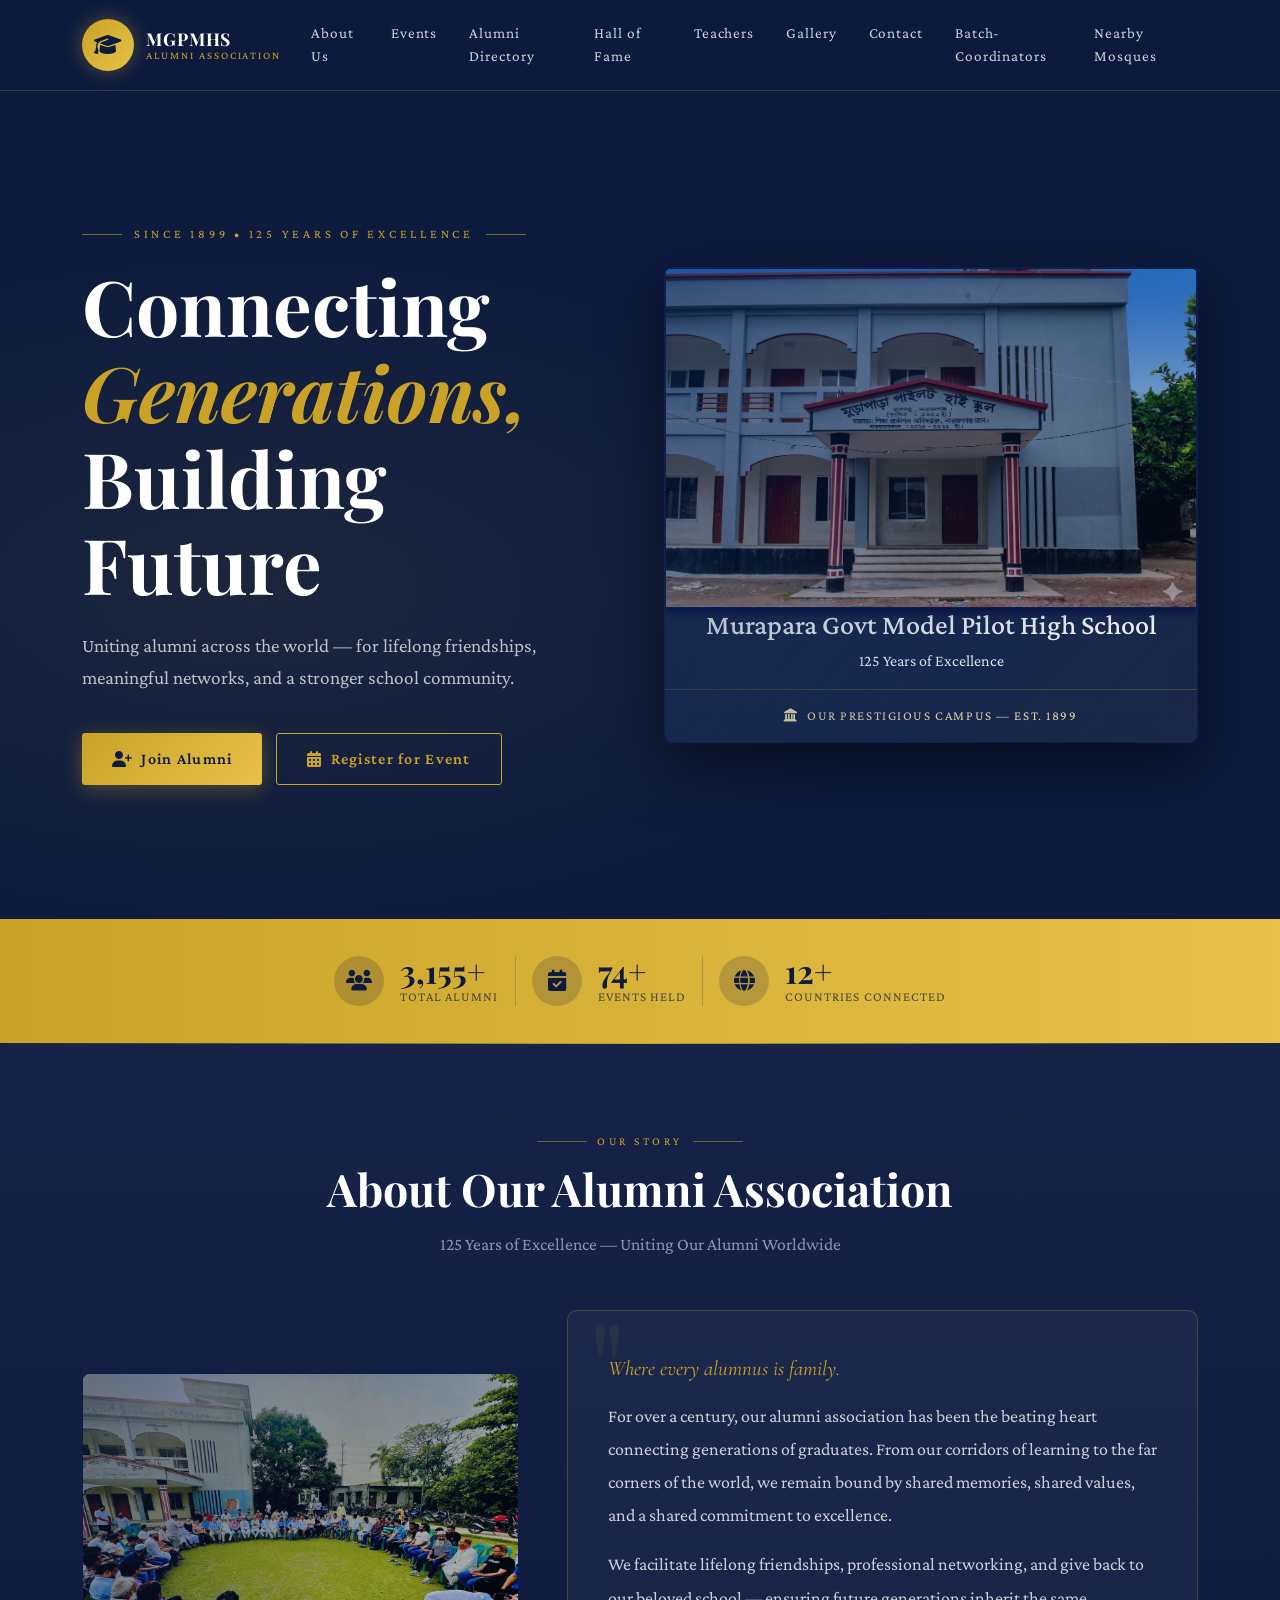
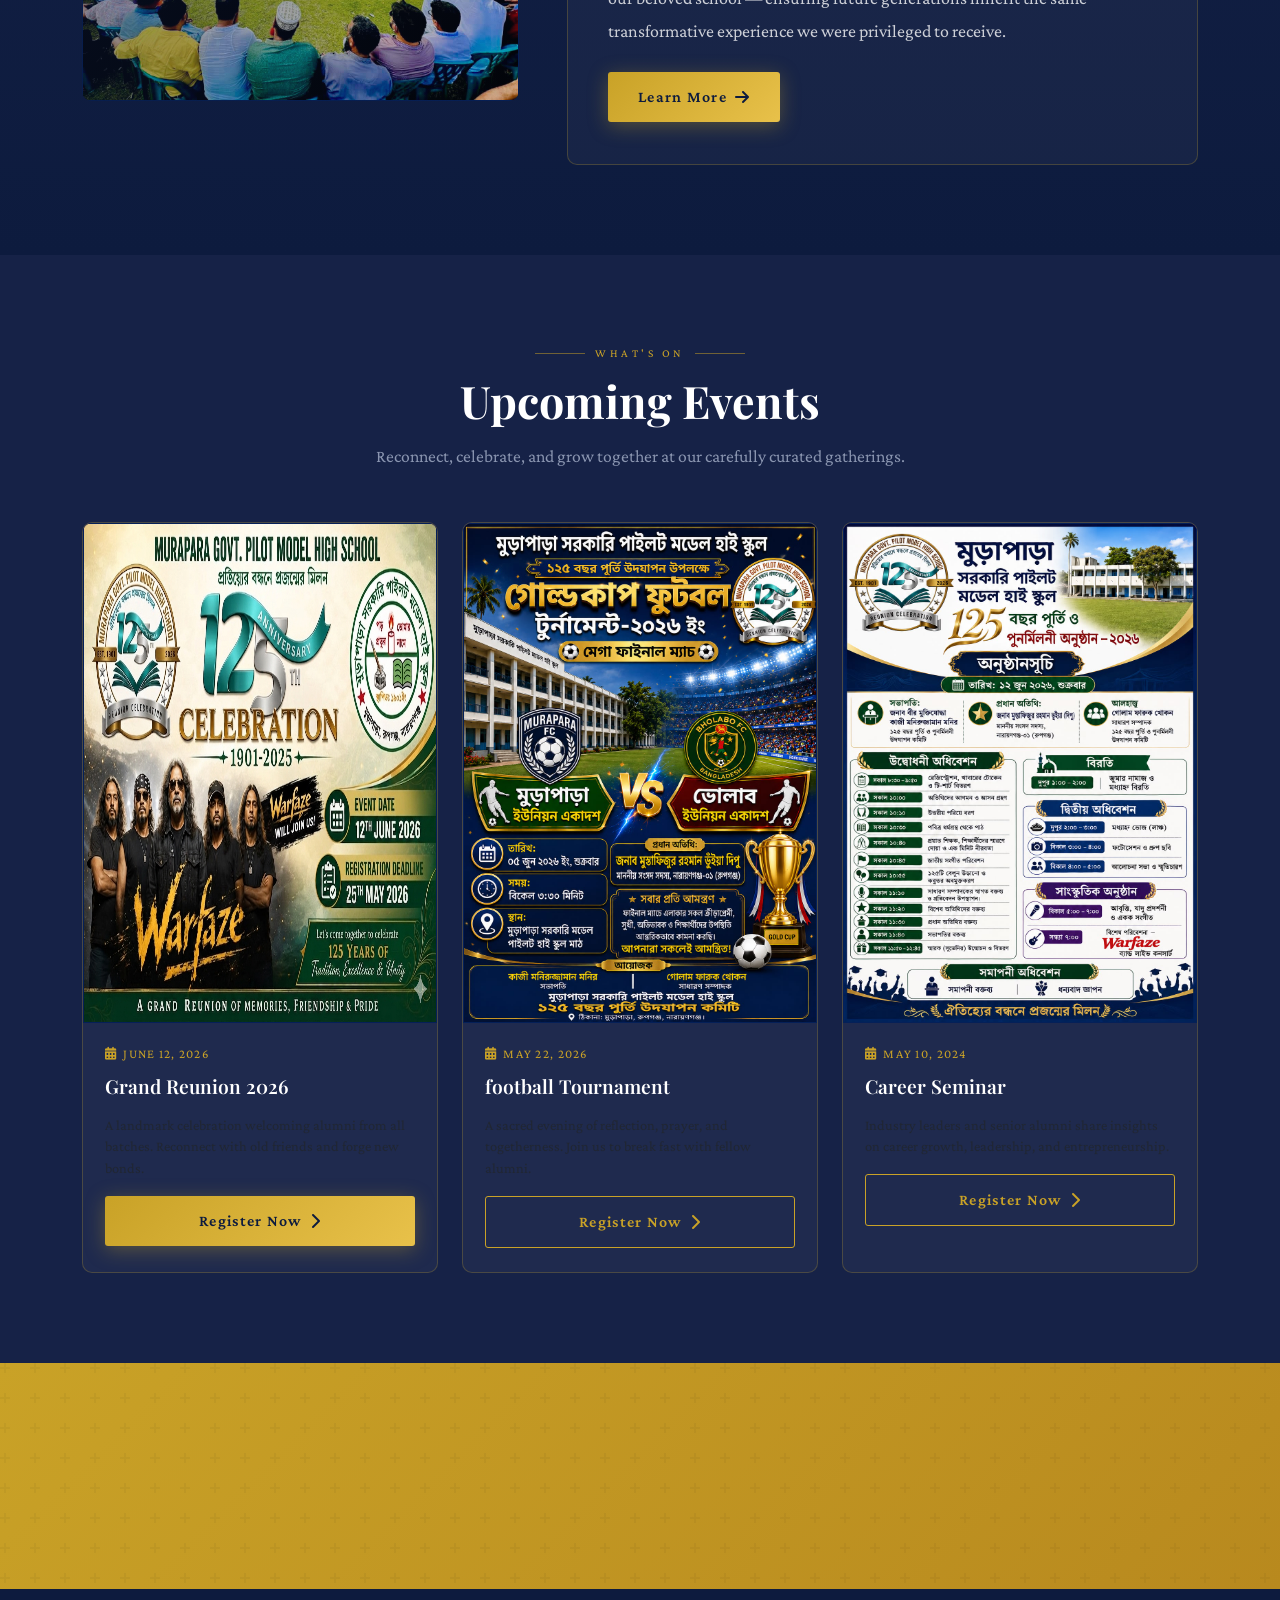
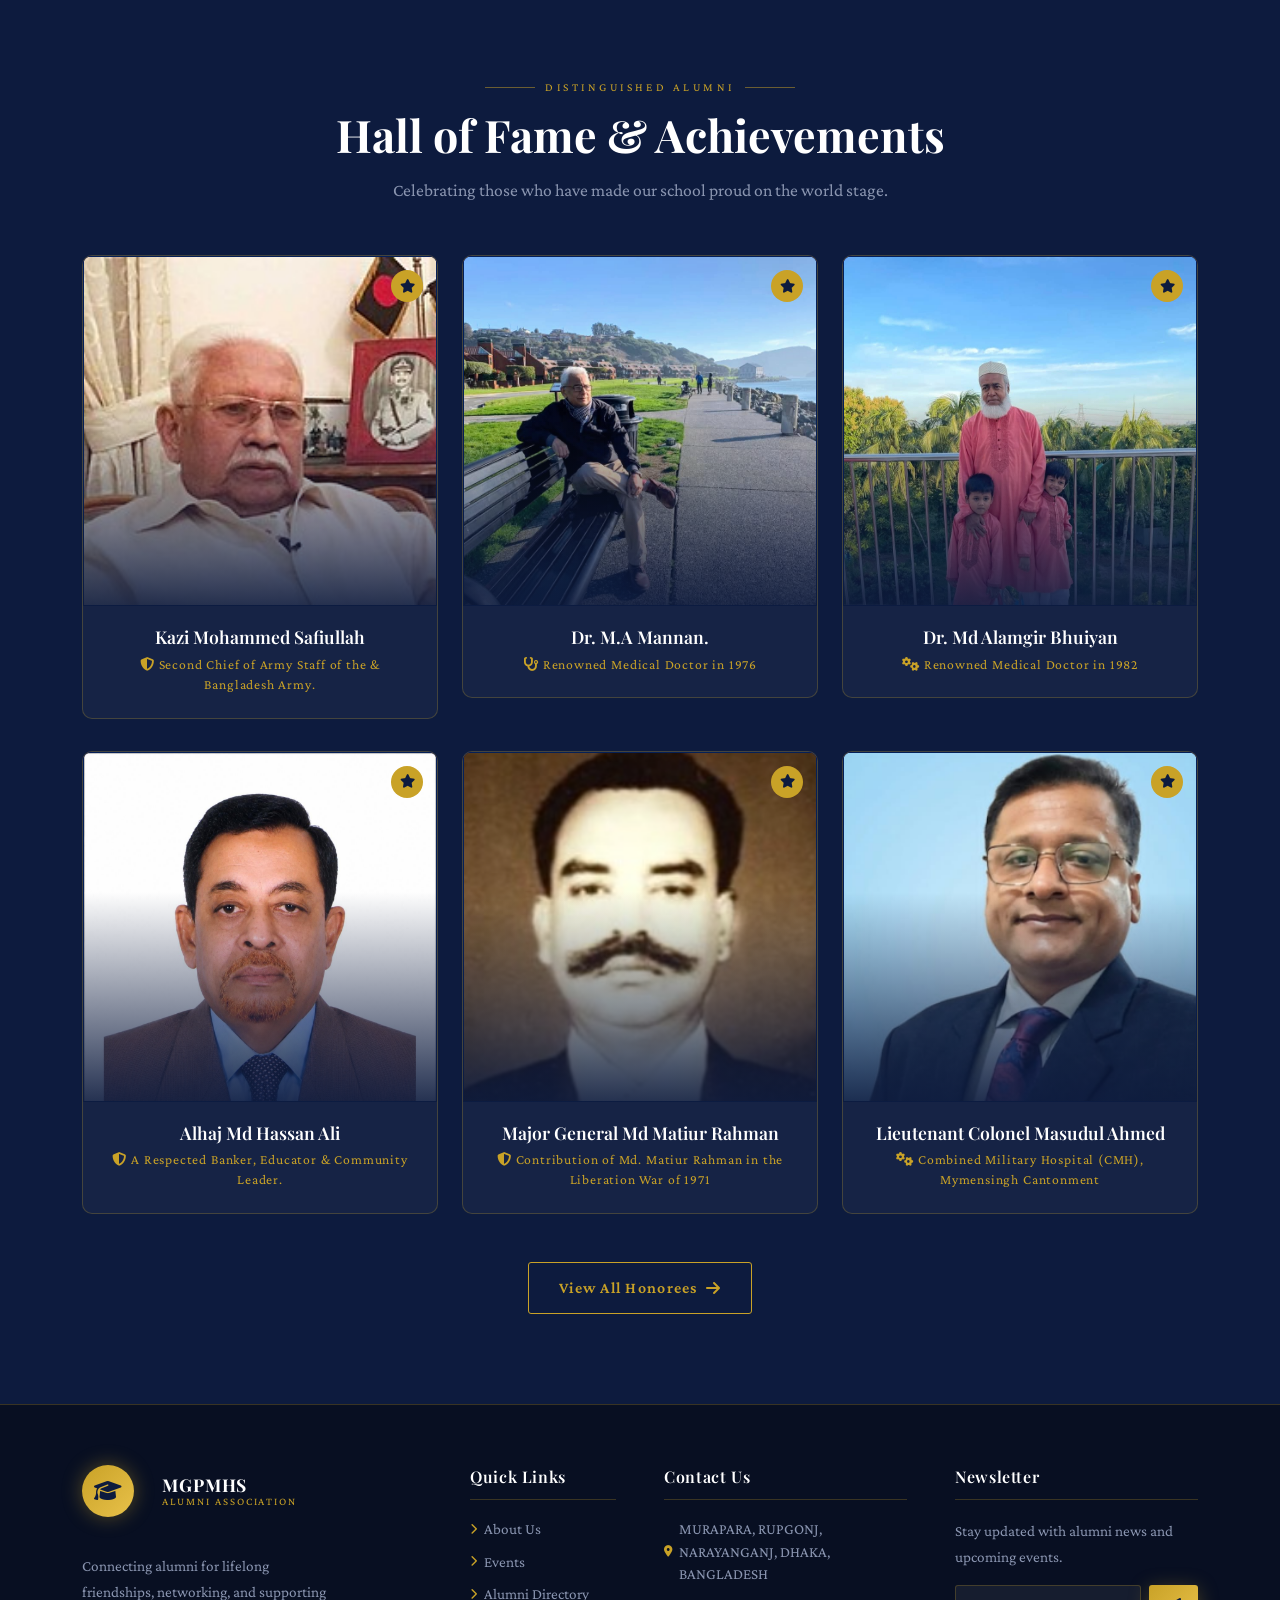
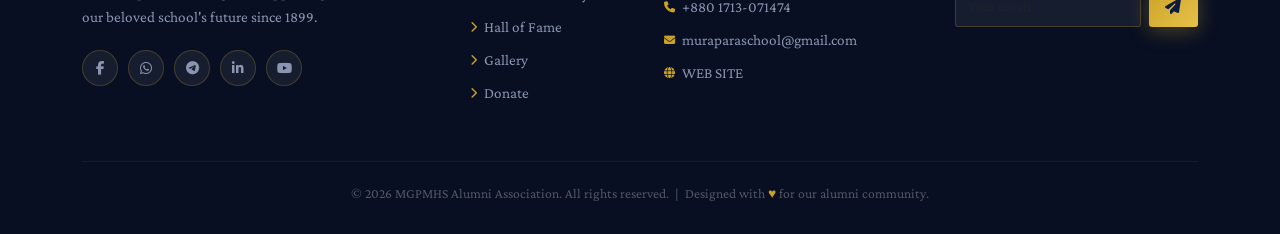
<file: index.html>
<!doctype html>
<html lang="en">
  <head>
    <meta charset="UTF-8" />
    <meta name="viewport" content="width=device-width, initial-scale=1.0" />
    <title>School Alumni Association</title>
    <link
      href="https://cdnjs.cloudflare.com/ajax/libs/bootstrap/5.3.2/css/bootstrap.min.css"
      rel="stylesheet"
    />
    <link
      href="https://cdnjs.cloudflare.com/ajax/libs/font-awesome/6.5.0/css/all.min.css"
      rel="stylesheet"
    />
    <link
      href="https://fonts.googleapis.com/css2?family=Playfair+Display:ital,wght@0,400;0,600;0,700;0,900;1,400&family=Cormorant+Garamond:wght@300;400;500;600&family=Crimson+Pro:wght@300;400;500&display=swap"
      rel="stylesheet"
    />
    <link href="css/index-file.css" rel="stylesheet" />
    <style></style>
  </head>
  <body>
    <!-- ─── NAVBAR ─── -->
    <nav class="navbar navbar-expand-lg">
      <div class="container">
        <a class="navbar-brand" href="#">
          <div class="brand-emblem"><i class="fas fa-graduation-cap"></i></div>
          <div class="brand-text">
            <div class="name">MGPMHS</div>
            <div class="sub">Alumni Association</div>
          </div>
        </a>
        <button
          class="navbar-toggler"
          type="button"
          data-bs-toggle="collapse"
          data-bs-target="#navMenu"
        >
          <span class="navbar-toggler-icon"></span>
        </button>
        <div class="collapse navbar-collapse justify-content-end" id="navMenu">
          <ul class="navbar-nav gap-1">
            <li class="nav-item">
              <a class="nav-link" href="#about">About Us</a>
            </li>
            <li class="nav-item">
              <a class="nav-link" href="#events">Events</a>
            </li>
            <li class="nav-item">
              <a class="nav-link" href="#">Alumni Directory</a>
            </li>
            <li class="nav-item">
              <a class="nav-link" href="#hof">Hall of Fame</a>
            </li>
            <li class="nav-item">
              <a class="nav-link" href="pages/teacher.html">Teachers</a>
            </li>
            <li class="nav-item">
              <a class="nav-link" href="pages/batch-gallery.html">Gallery</a>
            </li>
            <li class="nav-item">
              <a class="nav-link" href="#contact">Contact</a>
            </li>
            <li class="nav-item">
              <a
                class="nav-link"
                href="https://sites.google.com/view/mgpmhs-reunion-125/contact-info"
                >Batch-Coordinators</a
              >
            </li>
            <li class="nav-item">
              <a class="nav-link" href="pages/nearest-mosques-list.html"
                >Nearby Mosques</a
              >
            </li>
          </ul>
        </div>
      </div>
    </nav>

    <!-- ─── HERO ─── -->
    <section class="hero">
      <div class="hero-bg"></div>
      <div class="container">
        <div class="row align-items-center g-5">
          <div class="col-lg-6 hero-content">
            <div class="hero-eyebrow">
              Since 1899 &bull; 125 Years of Excellence
            </div>
            <h1>Connecting <span>Generations,</span><br />Building Future</h1>
            <p class="hero-sub">
              Uniting alumni across the world — for lifelong friendships,
              meaningful networks, and a stronger school community.
            </p>
            <div class="hero-btns">
              <a
                href="pages/registration validation expired.pdf"
                class="btn-gold"
                ><i class="fas fa-user-plus"></i> Join Alumni</a
              >
              <a href="#events" class="btn-outline-gold"
                ><i class="fas fa-calendar-alt"></i> Register for Event</a
              >
            </div>
          </div>
          <div class="col-lg-6 hero-image-side d-none d-lg-block">
            <div class="hero-school-card">
              <img
                src="img/campus.jpg"
                alt="School Building"
                class="fade-image"
              />
              <div class="gradient-overlay"></div>
              <div class="image-overlay">
                <div class="overlay-content">
                  <h3>Murapara Govt Model Pilot High School</h3>
                  <p>125 Years of Excellence</p>
                </div>
              </div>
              <div class="hero-card-label">
                <i class="fas fa-landmark me-2"></i>Our Prestigious Campus —
                Est. 1899
              </div>
            </div>
          </div>
        </div>
      </div>
    </section>

    <!-- ─── STATS BAND ─── -->
    <div class="stats-band">
      <div class="container">
        <div class="row justify-content-center align-items-center g-3">
          <div class="col-auto">
            <div class="stat-item">
              <div class="stat-icon"><i class="fas fa-users"></i></div>
              <div class="stat-info">
                <div class="num">
                  <span class="counter" data-target="5000">0</span>+
                </div>
                <div class="label">Total Alumni</div>
              </div>
            </div>
          </div>
          <div class="col-auto d-none d-md-block">
            <div class="stat-divider"></div>
          </div>
          <div class="col-auto">
            <div class="stat-item">
              <div class="stat-icon"><i class="fas fa-calendar-check"></i></div>
              <div class="stat-info">
                <div class="num">
                  <span class="counter" data-target="120">0</span>+
                </div>
                <div class="label">Events Held</div>
              </div>
            </div>
          </div>
          <div class="col-auto d-none d-md-block">
            <div class="stat-divider"></div>
          </div>
          <div class="col-auto">
            <div class="stat-item">
              <div class="stat-icon"><i class="fas fa-globe"></i></div>
              <div class="stat-info">
                <div class="num">
                  <span class="counter" data-target="20">0</span>+
                </div>
                <div class="label">Countries Connected</div>
              </div>
            </div>
          </div>
        </div>
      </div>
    </div>

    <!-- ─── ABOUT ─── -->
    <section class="about-section" id="about">
      <div class="container">
        <div class="section-tag">Our Story</div>
        <h2 class="section-title">About Our Alumni Association</h2>
        <p class="section-subtitle">
          125 Years of Excellence — Uniting Our Alumni Worldwide
        </p>

        <div class="row g-5 align-items-center reveal">
          <div class="col-lg-5">
            <div class="about-img-wrap">
              <img
                src="img/7-demo img.jpg"
                alt="Alumni gathering"
                class="fade-image"
              />
            </div>
          </div>
          <div class="col-lg-7">
            <div class="about-card">
              <span class="gold-italic">Where every alumnus is family.</span>
              <p>
                For over a century, our alumni association has been the beating
                heart connecting generations of graduates. From our corridors of
                learning to the far corners of the world, we remain bound by
                shared memories, shared values, and a shared commitment to
                excellence.
              </p>
              <p class="mt-3">
                We facilitate lifelong friendships, professional networking, and
                give back to our beloved school — ensuring future generations
                inherit the same transformative experience we were privileged to
                receive.
              </p>
              <div class="mt-4">
                <a href="#" class="btn-gold"
                  >Learn More <i class="fas fa-arrow-right"></i
                ></a>
              </div>
            </div>
          </div>
        </div>
      </div>
    </section>

    <!-- ─── EVENTS ─── -->
    <section class="events-section" id="events">
      <div class="container">
        <div class="section-tag">What's On</div>
        <h2 class="section-title">Upcoming Events</h2>
        <p class="section-subtitle">
          Reconnect, celebrate, and grow together at our carefully curated
          gatherings.
        </p>

        <div class="row g-4">
          <div class="col-md-4 reveal">
            <div class="event-card h-100">
              <div class="event-img">
                <img
                  src="event-img/banner-announcement.png"
                  alt="Grand Reunion"
                  class="fade-image"
                />
                <!-- <span class="event-badge">Featured</span> -->
              </div>
              <div class="event-body">
                <div class="event-date">
                  <i class="fas fa-calendar-alt"></i> JUNE 12, 2026
                </div>
                <div class="event-title">Grand Reunion 2026</div>
                <p class="text-muted mb-3" style="font-size: 0.9rem">
                  A landmark celebration welcoming alumni from all batches.
                  Reconnect with old friends and forge new bonds.
                </p>
                <a
                  href="pages/registration validation expired.pdf"
                  class="btn-gold w-100 justify-content-center"
                  >Register Now <i class="fas fa-chevron-right"></i
                ></a>
              </div>
            </div>
          </div>
          <div class="col-md-4 reveal" style="transition-delay: 0.15s">
            <div class="event-card h-100">
              <div class="event-img">
                <img
                  src="event-img/final match.jpeg"
                  alt="Iftar"
                  class="fade-image"
                />
              </div>
              <div class="event-body">
                <div class="event-date">
                  <i class="fas fa-calendar-alt"></i> MAY 22, 2026
                </div>
                <div class="event-title">football Tournament</div>
                <p class="text-muted mb-3" style="font-size: 0.9rem">
                  A sacred evening of reflection, prayer, and togetherness. Join
                  us to break fast with fellow alumni.
                </p>
                <a
                  href="pages/registration validation expired.pdf"
                  class="btn-outline-gold w-100 justify-content-center"
                  >Register Now <i class="fas fa-chevron-right"></i
                ></a>
              </div>
            </div>
          </div>
          <div class="col-md-4 reveal" style="transition-delay: 0.3s">
            <div class="event-card h-100">
              <div class="event-img">
                <img
                  src="event-img/event execution scheduling.jpeg"
                  alt="Seminar"
                  class="fade-image"
                />
              </div>
              <div class="event-body">
                <div class="event-date">
                  <i class="fas fa-calendar-alt"></i> May 10, 2024
                </div>
                <div class="event-title">Career Seminar</div>
                <p class="text-muted mb-3" style="font-size: 0.9rem">
                  Industry leaders and senior alumni share insights on career
                  growth, leadership, and entrepreneurship.
                </p>
                <a
                  href="pages/registration validation expired.pdf"
                  class="btn-outline-gold w-100 justify-content-center"
                  >Register Now <i class="fas fa-chevron-right"></i
                ></a>
              </div>
            </div>
          </div>
        </div>
      </div>
    </section>

    <!-- ─── CTA BANNER ─── -->
    <div class="cta-banner">
      <div class="container text-center">
        <div class="headline reveal">
          ✦ Reconnect with Your <span>Batchmates</span> Today! ✦
        </div>
        <a
          href="#"
          class="btn-gold reveal"
          style="font-size: 1.05rem; padding: 14px 38px"
          >Join Now <i class="fas fa-arrow-right"></i
        ></a>
      </div>
    </div>

    <!-- ─── HALL OF FAME ─── -->
    <section class="hof-section" id="hof">
      <div class="container">
        <div class="section-tag">Distinguished Alumni</div>
        <h2 class="section-title">Hall of Fame &amp; Achievements</h2>
        <p class="section-subtitle">
          Celebrating those who have made our school proud on the world stage.
        </p>

        <div class="row g-4">
          <div class="col-md-4 col-sm-6 reveal">
            <div class="hof-card">
              <div class="hof-award"><i class="fas fa-star"></i></div>
              <div class="hof-img">
                <img
                  src="img/fall-of-fame/K. M. Shafiullah.jpeg"
                  alt="Kazi Mohammed Safiullah"
                  class="fade-image"
                />
              </div>
              <div class="hof-body">
                <div class="hof-name">Kazi Mohammed Safiullah</div>
                <div class="hof-role">
                  <i class="fas fa-shield-alt me-1"></i>Second Chief of Army
                  Staff of the &amp; Bangladesh Army.
                </div>
              </div>
            </div>
          </div>
          <div class="col-md-4 col-sm-6 reveal" style="transition-delay: 0.15s">
            <div class="hof-card">
              <div class="hof-award"><i class="fas fa-star"></i></div>
              <div class="hof-img">
                <img
                  src="img/fall-of-fame/MA Mannan.jpeg"
                  alt="Dr. M.A Mannan."
                  class="fade-image"
                />
              </div>
              <div class="hof-body">
                <div class="hof-name">Dr. M.A Mannan.</div>
                <div class="hof-role">
                  <i class="fas fa-stethoscope me-1"></i>Renowned Medical Doctor
                  in 1976
                </div>
              </div>
            </div>
          </div>
          <div class="col-md-4 col-sm-6 reveal" style="transition-delay: 0.3s">
            <div class="hof-card">
              <div class="hof-award"><i class="fas fa-star"></i></div>
              <div class="hof-img">
                <img
                  src="img/fall-of-fame/Dr Md Alamgir Bhuiyan.jpeg"
                  alt="Dr. Md Alamgir Bhuiyan"
                  class="fade-image"
                />
              </div>
              <div class="hof-body">
                <div class="hof-name">Dr. Md Alamgir Bhuiyan</div>
                <div class="hof-role">
                  <i class="fas fa-cogs me-1"></i>Renowned Medical Doctor in
                  1982
                </div>
              </div>
            </div>
          </div>
        </div>
        <div class="row g-4 mt-2">
          <div class="col-md-4 col-sm-6 reveal">
            <div class="hof-card">
              <div class="hof-award"><i class="fas fa-star"></i></div>
              <div class="hof-img">
                <img
                  src="img/fall-of-fame/Alhaj Md Hassan Ali.jpeg"
                  alt="Alhaj Md Hassan Ali"
                  class="fade-image"
                />
              </div>
              <div class="hof-body">
                <div class="hof-name">Alhaj Md Hassan Ali</div>
                <div class="hof-role">
                  <i class="fas fa-shield-alt me-1"></i>A Respected Banker,
                  Educator & Community Leader.
                </div>
              </div>
            </div>
          </div>
          <div class="col-md-4 col-sm-6 reveal" style="transition-delay: 0.15s">
            <div class="hof-card">
              <div class="hof-award"><i class="fas fa-star"></i></div>
              <div class="hof-img">
                <img
                  src="img/fall-of-fame/major General Md matiur Rahman.png"
                  alt="Major General Md Matiur Rahman"
                  class="fade-image"
                />
              </div>
              <div class="hof-body">
                <div class="hof-name">Major General Md Matiur Rahman</div>
                <div class="hof-role">
                  <i class="fas fa-shield-alt me-1"></i>Contribution of Md.
                  Matiur Rahman in the Liberation War of 1971
                </div>
              </div>
            </div>
          </div>
          <div class="col-md-4 col-sm-6 reveal" style="transition-delay: 0.3s">
            <div class="hof-card">
              <div class="hof-award"><i class="fas fa-star"></i></div>
              <div class="hof-img">
                <img
                  src="img/fall-of-fame/Lieutenant Colonel Masudul Ahmed.png"
                  alt="Lieutenant Colonel Masudul Ahmed"
                  class="fade-image"
                />
              </div>
              <div class="hof-body">
                <div class="hof-name">Lieutenant Colonel Masudul Ahmed</div>
                <div class="hof-role">
                  <i class="fas fa-cogs me-1"></i>Combined Military Hospital
                  (CMH), Mymensingh Cantonment
                </div>
              </div>
            </div>
          </div>
        </div>

        <div class="text-center mt-5 reveal">
          <a href="#" class="btn-outline-gold"
            >View All Honorees <i class="fas fa-arrow-right"></i
          ></a>
        </div>
      </div>
    </section>

    <!-- ─── FOOTER ─── -->
    <footer id="contact">
      <div class="container">
        <div class="row g-5">
          <div class="col-lg-4 col-md-6">
            <div class="footer-brand">
              <div class="navbar-brand d-inline-flex p-0 mb-3">
                <div class="brand-emblem">
                  <i class="fas fa-graduation-cap"></i>
                </div>
                <div class="brand-text ms-3">
                  <div class="name">MGPMHS</div>
                  <div class="sub">Alumni Association</div>
                </div>
              </div>
            </div>
            <p class="footer-desc">
              Connecting alumni for lifelong friendships, networking, and
              supporting our beloved school's future since 1899.
            </p>
            <div class="social-links">
              <a
                href="https://www.facebook.com/groups/muraparaschool125"
                class="social-link"
                ><i class="fab fa-facebook-f"></i
              ></a>
              <a
                href="https://chat.whatsapp.com/Lacwrsjqo2b3urVPuQGDoc"
                class="social-link"
                ><i class="fab fa-whatsapp"></i
              ></a>
              <a href="https://t.me/+Gr_gy0IDgK1jYjVl" class="social-link"
                ><i class="fab fa-telegram"></i
              ></a>
              <a href="#" class="social-link"
                ><i class="fab fa-linkedin-in"></i
              ></a>
              <a href="#" class="social-link"><i class="fab fa-youtube"></i></a>
            </div>
          </div>

          <div class="col-lg-2 col-md-6">
            <div class="footer-heading">Quick Links</div>
            <ul class="footer-links">
              <li>
                <a href="#about"
                  ><i class="fas fa-chevron-right"></i>About Us</a
                >
              </li>
              <li>
                <a href="#events"><i class="fas fa-chevron-right"></i>Events</a>
              </li>
              <li>
                <a href="#"
                  ><i class="fas fa-chevron-right"></i>Alumni Directory</a
                >
              </li>
              <li>
                <a href="#hof"
                  ><i class="fas fa-chevron-right"></i>Hall of Fame</a
                >
              </li>
              <li>
                <a
                  href="https://theshahalamcse.github.io/mgpmhs-reunion-125/pages/batch-gallery.html"
                  ><i class="fas fa-chevron-right"></i>Gallery</a
                >
              </li>
              <li>
                <a href="#"><i class="fas fa-chevron-right"></i>Donate</a>
              </li>
            </ul>
          </div>

          <div class="col-lg-3 col-md-6">
            <div class="footer-heading">Contact Us</div>
            <ul class="footer-links">
              <li>
                <a href="#"
                  ><i class="fas fa-map-marker-alt text-gold"></i>MURAPARA,
                  RUPGONJ, NARAYANGANJ, DHAKA, BANGLADESH</a
                >
              </li>
              <li>
                <a href="tel:+880"
                  ><i class="fas fa-phone text-gold"></i>+880 1713-071474</a
                >
              </li>
              <li>
                <a href="mailto:muraparaschool@gmail.com"
                  ><i class="fas fa-envelope text-gold"></i
                  >muraparaschool@gmail.com</a
                >
              </li>
              <li>
                <a href="https://sites.google.com/view/mgpmhs-reunion-125/home"
                  ><i class="fas fa-globe text-gold"></i>WEB SITE</a
                >
              </li>
            </ul>
          </div>

          <div class="col-lg-3 col-md-6">
            <div class="footer-heading">Newsletter</div>
            <p class="footer-desc mb-3">
              Stay updated with alumni news and upcoming events.
            </p>
            <div class="d-flex gap-2">
              <input
                type="email"
                class="form-control"
                placeholder="Your email"
                style="
                  background: rgba(255, 255, 255, 0.06);
                  border: 1px solid var(--border);
                  color: #fff;
                  border-radius: 3px;
                  font-size: 0.9rem;
                "
              />
              <button
                class="btn-gold px-3"
                style="white-space: nowrap; border-radius: 3px; cursor: pointer"
              >
                <i class="fas fa-paper-plane"></i>
              </button>
            </div>
          </div>
        </div>

        <div class="footer-bottom">
          &copy; 2026 MGPMHS Alumni Association. All rights reserved.
          &nbsp;|&nbsp; Designed with <span>♥</span> for our alumni community.
        </div>
      </div>
    </footer>

    <script src="https://cdnjs.cloudflare.com/ajax/libs/bootstrap/5.3.2/js/bootstrap.bundle.min.js"></script>
    <script>
      // ── Scroll Reveal ──
      const reveals = document.querySelectorAll(".reveal");
      const observer = new IntersectionObserver(
        (entries) => {
          entries.forEach((e, i) => {
            if (e.isIntersecting) {
              e.target.classList.add("visible");
              observer.unobserve(e.target);
            }
          });
        },
        { threshold: 0.12 },
      );
      reveals.forEach((el) => observer.observe(el));

      // ── Counter Animation ──
      function animateCounter(el) {
        const target = parseInt(el.dataset.target);
        const duration = 1800;
        const step = target / (duration / 16);
        let current = 0;
        const timer = setInterval(() => {
          current += step;
          if (current >= target) {
            current = target;
            clearInterval(timer);
          }
          el.textContent = Math.floor(current).toLocaleString();
        }, 16);
      }

      const counters = document.querySelectorAll(".counter");
      const statsObs = new IntersectionObserver(
        (entries) => {
          entries.forEach((e) => {
            if (e.isIntersecting) {
              counters.forEach(animateCounter);
              statsObs.disconnect();
            }
          });
        },
        { threshold: 0.5 },
      );
      if (counters.length) statsObs.observe(counters[0].closest(".stats-band"));
    </script>
  </body>
</html>
</file>
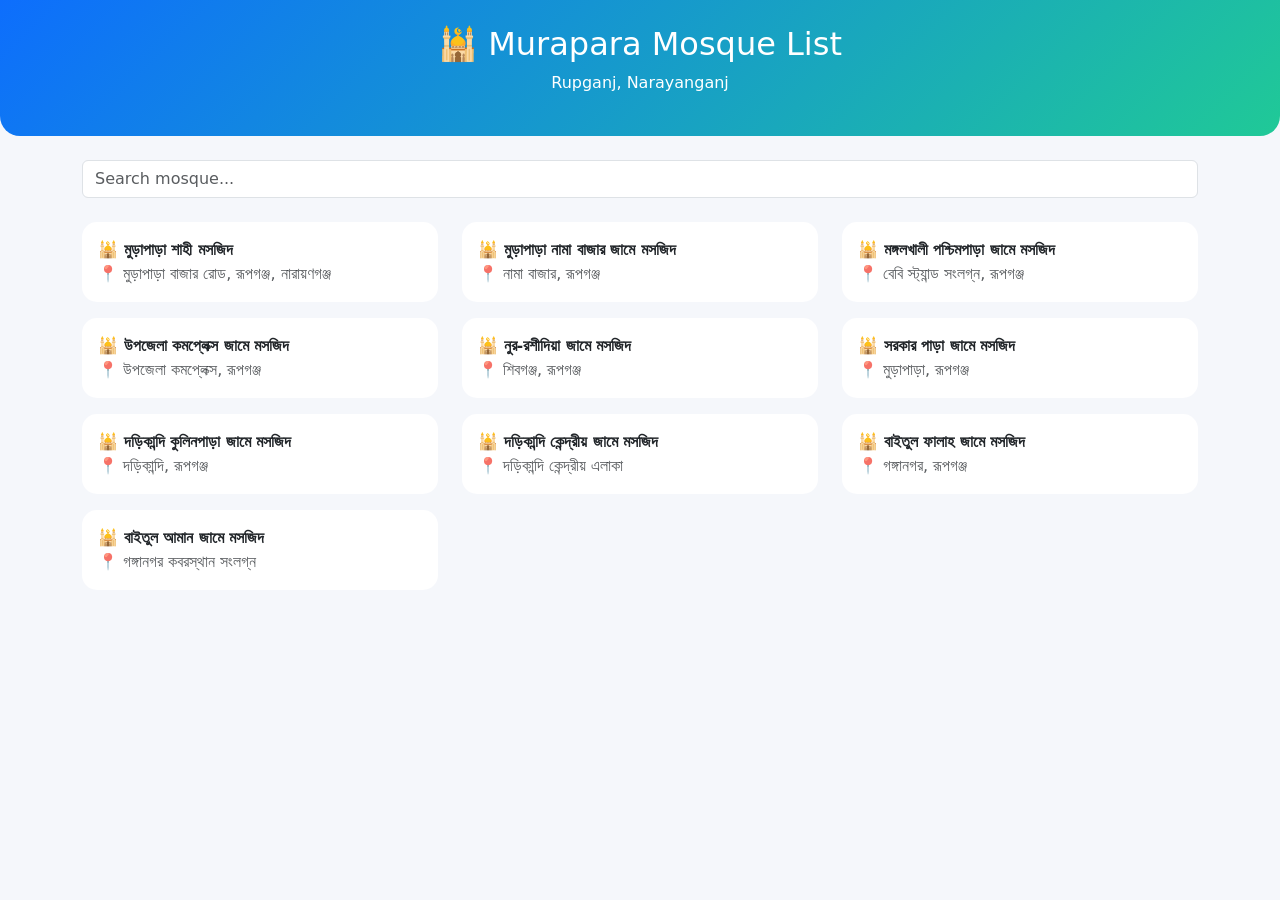
<file: pages/nearest-mosques-list.html>
<!doctype html>
<html lang="en">
  <head>
    <meta charset="UTF-8" />
    <meta name="viewport" content="width=device-width, initial-scale=1.0" />
    <title>Mosque List - Murapara</title>

    <!-- Bootstrap CDN -->
    <link
      href="https://cdn.jsdelivr.net/npm/bootstrap@5.3.3/dist/css/bootstrap.min.css"
      rel="stylesheet"
    />

    <style>
      body {
        background: #f5f7fb;
      }

      .header {
        background: linear-gradient(135deg, #0d6efd, #20c997);
        color: white;
        padding: 25px 15px;
        border-radius: 0 0 20px 20px;
      }

      .card {
        border: none;
        border-radius: 15px;
        transition: 0.3s;
      }

      .card:hover {
        transform: translateY(-3px);
        box-shadow: 0 10px 20px rgba(0, 0, 0, 0.1);
      }

      .mosque-name {
        font-weight: 600;
      }
    </style>
  </head>

  <body>
    <div class="header text-center">
      <h2>🕌 Murapara Mosque List</h2>
      <p>Rupganj, Narayanganj</p>
    </div>

    <div class="container my-4">
      <!-- Search Box -->
      <input
        type="text"
        id="searchBox"
        class="form-control mb-4"
        placeholder="Search mosque..."
      />

      <div class="row" id="mosqueContainer">
        <!-- Cards will be generated by JS -->
      </div>
    </div>

    <script>
      const mosques = [
        {
          name: "মুড়াপাড়া শাহী মসজিদ",
          address: "মুড়াপাড়া বাজার রোড, রূপগঞ্জ, নারায়ণগঞ্জ",
        },
        {
          name: "মুড়াপাড়া নামা বাজার জামে মসজিদ",
          address: "নামা বাজার, রূপগঞ্জ",
        },
        {
          name: "মঙ্গলখালী পশ্চিমপাড়া জামে মসজিদ",
          address: "বেবি স্ট্যান্ড সংলগ্ন, রূপগঞ্জ",
        },
        {
          name: "উপজেলা কমপ্লেক্স জামে মসজিদ",
          address: "উপজেলা কমপ্লেক্স, রূপগঞ্জ",
        },
        { name: "নুর-রশীদিয়া জামে মসজিদ", address: "শিবগঞ্জ, রূপগঞ্জ" },
        { name: "সরকার পাড়া জামে মসজিদ", address: "মুড়াপাড়া, রূপগঞ্জ" },
        {
          name: "দড়িকান্দি কুলিনপাড়া জামে মসজিদ",
          address: "দড়িকান্দি, রূপগঞ্জ",
        },
        {
          name: "দড়িকান্দি কেন্দ্রীয় জামে মসজিদ",
          address: "দড়িকান্দি কেন্দ্রীয় এলাকা",
        },
        { name: "বাইতুল ফালাহ জামে মসজিদ", address: "গঙ্গানগর, রূপগঞ্জ" },
        { name: "বাইতুল আমান জামে মসজিদ", address: "গঙ্গানগর কবরস্থান সংলগ্ন" },
      ];

      const container = document.getElementById("mosqueContainer");

      function displayMosques(list) {
        container.innerHTML = "";
        list.forEach((m) => {
          container.innerHTML += `
        <div class="col-12 col-md-6 col-lg-4 mb-3">
            <div class="card p-3">
                <div class="mosque-name">🕌 ${m.name}</div>
                <div class="text-muted">📍 ${m.address}</div>
            </div>
        </div>
        `;
        });
      }

      displayMosques(mosques);

      // Search filter
      document
        .getElementById("searchBox")
        .addEventListener("input", function () {
          let value = this.value.toLowerCase();
          let filtered = mosques.filter(
            (m) =>
              m.name.toLowerCase().includes(value) ||
              m.address.toLowerCase().includes(value),
          );
          displayMosques(filtered);
        });
    </script>

    <script src="https://cdn.jsdelivr.net/npm/bootstrap@5.3.3/dist/js/bootstrap.bundle.min.js"></script>
  </body>
</html>
</file>
<file: css/index-file.css>
:root {
      --navy: #0d1b3e;
      --navy-mid: #162247;
      --navy-light: #1e3163;
      --gold: #c9a227;
      --gold-light: #e8c14a;
      --gold-pale: #f5e6b0;
      --cream: #faf6ee;
      --white: #ffffff;
      --text-muted: #8a95b0;
      --border: rgba(201,162,39,0.25);
    }

    *, *::before, *::after { box-sizing: border-box; margin: 0; padding: 0; }

    html { scroll-behavior: smooth; }

    body {
      font-family: 'Crimson Pro', Georgia, serif;
      background: var(--navy);
      color: var(--white);
      overflow-x: hidden;
    }

    /* ─── NAVBAR ─── */
    .navbar {
      background: rgba(13,27,62,0.97);
      backdrop-filter: blur(12px);
      border-bottom: 1px solid var(--border);
      padding: 14px 0;
      position: sticky;
      top: 0;
      z-index: 1000;
    }
    .navbar-brand {
      display: flex;
      align-items: center;
      gap: 12px;
      text-decoration: none;
    }
    .brand-emblem {
      width: 52px;
      height: 52px;
      background: linear-gradient(135deg, var(--gold) 0%, var(--gold-light) 100%);
      border-radius: 50%;
      display: flex;
      align-items: center;
      justify-content: center;
      font-size: 22px;
      color: var(--navy);
      box-shadow: 0 0 20px rgba(201,162,39,0.4);
      flex-shrink: 0;
    }
    .brand-text {
      line-height: 1.2;
    }
    .brand-text .name {
      font-family: 'Playfair Display', serif;
      font-weight: 700;
      font-size: 1.1rem;
      color: var(--white);
      letter-spacing: 0.05em;
      text-transform: uppercase;
    }
    .brand-text .sub {
      font-size: 0.68rem;
      color: var(--gold);
      letter-spacing: 0.18em;
      text-transform: uppercase;
    }
    .navbar-nav .nav-link {
      color: rgba(255,255,255,0.8) !important;
      font-family: 'Crimson Pro', serif;
      font-size: 0.95rem;
      letter-spacing: 0.06em;
      padding: 6px 14px !important;
      transition: color 0.2s;
      position: relative;
    }
    .navbar-nav .nav-link::after {
      content: '';
      position: absolute;
      bottom: 0; left: 14px;
      width: 0; height: 1px;
      background: var(--gold);
      transition: width 0.3s;
    }
    .navbar-nav .nav-link:hover { color: var(--gold) !important; }
    .navbar-nav .nav-link:hover::after { width: calc(100% - 28px); }
    .navbar-toggler { border-color: var(--gold); }
    .navbar-toggler-icon { filter: brightness(2); }

    /* ─── HERO ─── */
    .hero {
      min-height: 92vh;
      position: relative;
      display: flex;
      align-items: center;
      overflow: hidden;
    }
    .hero-bg {
      position: absolute; inset: 0;
      background:
        linear-gradient(135deg, rgba(13,27,62,0.92) 0%, rgba(13,27,62,0.6) 55%, rgba(13,27,62,0.82) 100%),
        url('https://images.unsplash.com/photo-1580582932707-520aed937b7b?w=1600&q=80') center/cover no-repeat;
    }
    .hero-bg::after {
      content: '';
      position: absolute; inset: 0;
      background: radial-gradient(ellipse 80% 60% at 20% 60%, rgba(201,162,39,0.08) 0%, transparent 70%);
    }
    .hero-content { position: relative; z-index: 2; }
    .hero-eyebrow {
      font-size: 0.78rem;
      letter-spacing: 0.3em;
      text-transform: uppercase;
      color: var(--gold);
      margin-bottom: 18px;
      display: flex;
      align-items: center;
      gap: 12px;
      animation: fadeUp 0.8s ease both;
    }
    .hero-eyebrow::before, .hero-eyebrow::after {
      content: '';
      width: 40px; height: 1px;
      background: var(--gold);
      opacity: 0.6;
    }
    .hero h1 {
      font-family: 'Playfair Display', serif;
      font-size: clamp(2.8rem, 6vw, 5rem);
      font-weight: 700;
      line-height: 1.12;
      color: var(--white);
      margin-bottom: 24px;
      animation: fadeUp 0.8s 0.15s ease both;
    }
    .hero h1 span { color: var(--gold); font-style: italic; }
    .hero-sub {
      font-size: 1.2rem;
      color: rgba(255,255,255,0.72);
      max-width: 480px;
      line-height: 1.7;
      margin-bottom: 38px;
      animation: fadeUp 0.8s 0.3s ease both;
    }
    .hero-btns {
      display: flex;
      gap: 14px;
      flex-wrap: wrap;
      animation: fadeUp 0.8s 0.45s ease both;
    }
    .btn-gold {
      background: linear-gradient(135deg, var(--gold) 0%, var(--gold-light) 100%);
      color: var(--navy);
      border: none;
      font-family: 'Crimson Pro', serif;
      font-weight: 600;
      font-size: 1rem;
      letter-spacing: 0.08em;
      padding: 13px 30px;
      border-radius: 3px;
      transition: all 0.3s;
      box-shadow: 0 4px 20px rgba(201,162,39,0.35);
      text-decoration: none;
      display: inline-flex; align-items: center; gap: 8px;
    }
    .btn-gold:hover {
      transform: translateY(-2px);
      box-shadow: 0 8px 30px rgba(201,162,39,0.5);
      color: var(--navy);
    }
    .btn-outline-gold {
      background: transparent;
      color: var(--gold);
      border: 1px solid var(--gold);
      font-family: 'Crimson Pro', serif;
      font-weight: 600;
      font-size: 1rem;
      letter-spacing: 0.08em;
      padding: 13px 30px;
      border-radius: 3px;
      transition: all 0.3s;
      text-decoration: none;
      display: inline-flex; align-items: center; gap: 8px;
    }
    .btn-outline-gold:hover {
      background: var(--gold);
      color: var(--navy);
      transform: translateY(-2px);
    }

    /* Hero image side */
    .hero-image-side {
      position: relative;
      animation: fadeIn 1s 0.5s ease both;
    }
    .hero-school-card {
      background: rgba(255,255,255,0.06);
      backdrop-filter: blur(16px);
      border: 1px solid rgba(17, 18, 92, 0.507);
      border-radius: 8px;
      padding: 0;
      overflow: hidden;
      box-shadow: 0 20px 60px rgba(0,0,0,0.5);
      position: relative;
    }
    .hero-school-card:hover {
      border-color: rgba(216, 221, 241, 0.925);
      box-shadow: 0 30px 80px rgba(216, 221, 241, 0.925);
    }
    .hero-school-card img {
      width: 100%;
      height: 340px;
      object-fit: cover;
      opacity: 0.85;
    }
    .overlay-content {
      text-align: center;
    }
    .fade-image {
      animation: fadeIn 1.5s ease-in-out;
      box-shadow: 0 4px 8px rgba(2, 8, 63, 0.89);
      background-color: rgb(16, 14, 110);
      border: 1px solid rgba(5, 34, 87, 0.918);
    }
    .gradient-overlay {
      position: absolute;
      top: 0;
      left: 0;
      width: 100%;
      height: 100%;
      background: linear-gradient(135deg, rgba(0, 30, 95, 0.452) 0%, transparent 100%);
      pointer-events: none;
    }
    .hero-card-label {
      padding: 16px 20px;
      font-size: 0.82rem;
      color: var(--gold-pale);
      letter-spacing: 0.12em;
      text-transform: uppercase;
      border-top: 1px solid var(--border);
      text-align: center;
    }

    /* ─── STATS ─── */
    .stats-band {
      background: linear-gradient(90deg, var(--gold) 0%, var(--gold-light) 100%);
      padding: 28px 0;
    }
    .stat-item {
      display: flex;
      align-items: center;
      gap: 16px;
      justify-content: center;
      padding: 8px 0;
    }
    .stat-icon {
      width: 50px; height: 50px;
      background: rgba(13,27,62,0.18);
      border-radius: 50%;
      display: flex; align-items: center; justify-content: center;
      font-size: 1.3rem;
      color: var(--navy);
      flex-shrink: 0;
    }
    .stat-info .num {
      font-family: 'Playfair Display', serif;
      font-size: 2rem;
      font-weight: 700;
      color: var(--navy);
      line-height: 1;
    }
    .stat-info .label {
      font-size: 0.82rem;
      color: rgba(13,27,62,0.7);
      letter-spacing: 0.08em;
      text-transform: uppercase;
    }
    .stat-divider {
      width: 1px;
      height: 50px;
      background: rgba(13,27,62,0.2);
    }

    /* ─── SECTION BASE ─── */
    section { padding: 90px 0; }
    .section-tag {
      font-size: 0.72rem;
      letter-spacing: 0.3em;
      text-transform: uppercase;
      color: var(--gold);
      margin-bottom: 12px;
      display: flex;
      align-items: center;
      gap: 10px;
      justify-content: center;
    }
    .section-tag::before, .section-tag::after {
      content: '';
      flex: 1;
      max-width: 50px;
      height: 1px;
      background: var(--gold);
      opacity: 0.5;
    }
    .section-title {
      font-family: 'Playfair Display', serif;
      font-size: clamp(1.8rem, 3.5vw, 2.8rem);
      font-weight: 700;
      color: var(--white);
      text-align: center;
      margin-bottom: 14px;
    }
    .section-subtitle {
      font-size: 1.1rem;
      color: var(--text-muted);
      text-align: center;
      max-width: 580px;
      margin: 0 auto 50px;
      line-height: 1.7;
    }

    /* ─── ABOUT ─── */
    .about-section {
      background: linear-gradient(180deg, var(--navy-mid) 0%, var(--navy) 100%);
      position: relative;
    }
    .about-section::before {
      content: '';
      position: absolute;
      top: 0; left: 0; right: 0;
      height: 1px;
      background: linear-gradient(90deg, transparent, var(--gold), transparent);
    }
    .about-card {
      background: rgba(255,255,255,0.04);
      border: 1px solid var(--border);
      border-radius: 10px;
      padding: 42px 40px;
      position: relative;
      overflow: hidden;
    }
    .about-card::before {
      content: '"';
      position: absolute;
      top: -10px; left: 20px;
      font-family: 'Playfair Display', serif;
      font-size: 8rem;
      color: var(--gold);
      opacity: 0.08;
      line-height: 1;
    }
    .about-card p {
      font-size: 1.12rem;
      color: rgba(255,255,255,0.78);
      line-height: 1.85;
    }
    .about-img-wrap {
      position: relative;
      border-radius: 10px;
      overflow: hidden;
      height: 100%;
      min-height: 300px;
    }
    .about-img-wrap img {
      width: 100%; height: 100%;
      object-fit: cover;
      display: block;
      opacity: 0.85;
    }
    .about-img-wrap::after {
      content: '';
      position: absolute; inset: 0;
      background: linear-gradient(135deg, rgba(13,27,62,0.5) 0%, transparent 100%);
    }
    .gold-italic {
      font-family: 'Cormorant Garamond', serif;
      font-style: italic;
      color: var(--gold);
      font-size: 1.3rem;
      margin-bottom: 16px;
      display: block;
    }

    /* ─── EVENTS ─── */
    .events-section {
      background: var(--navy-mid);
      position: relative;
    }
    .event-card {
      background: rgba(255,255,255,0.04);
      border: 1px solid var(--border);
      border-radius: 10px;
      overflow: hidden;
      transition: transform 0.3s, box-shadow 0.3s, border-color 0.3s;
    }
    .event-card:hover {
      transform: translateY(-6px);
      box-shadow: 0 16px 50px rgba(0,0,0,0.4);
      border-color: var(--gold);
    }
    .event-img {
      height: 500px;
      overflow: hidden;
      position: relative;
    }
    .event-img img {
      display: block;
      width: 100%; height: 100%;
      /*object-fit: cover;*/
      object-position: center center;
      transition: transform 0.5s;
    }
    .event-card:hover .event-img img { transform: scale(1.06); }
    .event-badge {
      position: absolute;
      top: 14px; left: 14px;
      background: var(--gold);
      color: var(--navy);
      font-size: 0.7rem;
      font-weight: 700;
      letter-spacing: 0.1em;
      text-transform: uppercase;
      padding: 4px 10px;
      border-radius: 2px;
    }
    .event-body { padding: 22px 22px 24px; }
    .event-date {
      font-size: 0.8rem;
      color: var(--gold);
      letter-spacing: 0.1em;
      text-transform: uppercase;
      margin-bottom: 8px;
      display: flex;
      align-items: center;
      gap: 6px;
    }
    .event-title {
      font-family: 'Playfair Display', serif;
      font-size: 1.2rem;
      font-weight: 600;
      color: var(--white);
      margin-bottom: 14px;
    }

    /* ─── CTA BANNER ─── */
    .cta-banner {
      background: linear-gradient(135deg, var(--gold) 0%, #b8891e 100%);
      padding: 48px 0;
      position: relative;
      overflow: hidden;
    }
    .cta-banner::before {
      content: '';
      position: absolute; inset: 0;
      background: url("data:image/svg+xml,%3Csvg width='60' height='60' viewBox='0 0 60 60' xmlns='http://www.w3.org/2000/svg'%3E%3Cg fill='none' fill-rule='evenodd'%3E%3Cg fill='%23000000' fill-opacity='0.04'%3E%3Cpath d='M36 34v-4h-2v4h-4v2h4v4h2v-4h4v-2h-4zm0-30V0h-2v4h-4v2h4v4h2V6h4V4h-4zM6 34v-4H4v4H0v2h4v4h2v-4h4v-2H6zM6 4V0H4v4H0v2h4v4h2V6h4V4H6z'/%3E%3C/g%3E%3C/g%3E%3C/svg%3E");
    }
    .cta-banner .headline {
      font-family: 'Playfair Display', serif;
      font-size: clamp(1.5rem, 3vw, 2.2rem);
      font-weight: 700;
      font-style: italic;
      color: var(--navy);
      text-align: center;
      margin-bottom: 24px;
    }
    .cta-banner .headline span { font-style: normal; }

    /* ─── HALL OF FAME ─── */
    .hof-section { background: var(--navy); }
    .hof-card {
      background: rgba(255,255,255,0.04);
      border: 1px solid var(--border);
      border-radius: 10px;
      overflow: hidden;
      text-align: center;
      transition: all 0.3s;
      position: relative;
    }
    .hof-card:hover {
      border-color: var(--gold);
      transform: translateY(-5px);
      box-shadow: 0 14px 40px rgba(201,162,39,0.15);
    }
    .hof-img {
      height: 350px;
      overflow: hidden;
      position: relative;
    }
    .hof-img img {
      width: 100%; height: 100%;
      object-fit: cover;
      object-position: top;
      transition: transform 0.5s;
    }
    .hof-card:hover .hof-img img { transform: scale(1.06); }
    .hof-img::after {
      content: '';
      position: absolute;
      bottom: 0; left: 0; right: 0;
      height: 60%;
      background: linear-gradient(to top, rgba(13,27,62,0.9) 0%, transparent 100%);
    }
    .hof-body { padding: 18px 20px 22px; }
    .hof-name {
      font-family: 'Playfair Display', serif;
      font-size: 1.1rem;
      font-weight: 600;
      color: var(--white);
      margin-bottom: 4px;
    }
    .hof-role {
      font-size: 0.85rem;
      color: var(--gold);
      letter-spacing: 0.06em;
    }
    .hof-award {
      position: absolute;
      top: 14px; right: 14px;
      width: 32px; height: 32px;
      background: var(--gold);
      border-radius: 50%;
      display: flex; align-items: center; justify-content: center;
      color: var(--navy);
      font-size: 0.85rem;
      z-index: 2;
    }

    /* ─── FOOTER ─── */
    footer {
      background: #080f22;
      border-top: 1px solid var(--border);
      padding: 60px 0 30px;
    }
    .footer-brand { margin-bottom: 20px; }
    .footer-desc {
      font-size: 0.95rem;
      color: var(--text-muted);
      line-height: 1.7;
      max-width: 260px;
    }
    .footer-heading {
      font-family: 'Playfair Display', serif;
      font-size: 1rem;
      font-weight: 600;
      color: var(--white);
      margin-bottom: 18px;
      padding-bottom: 10px;
      border-bottom: 1px solid var(--border);
      letter-spacing: 0.04em;
    }
    .footer-links { list-style: none; padding: 0; }
    .footer-links li { margin-bottom: 10px; }
    .footer-links a {
      color: var(--text-muted);
      text-decoration: none;
      font-size: 0.95rem;
      transition: color 0.2s;
      display: flex;
      align-items: center;
      gap: 7px;
    }
    .footer-links a:hover { color: var(--gold); }
    .footer-links a i { font-size: 0.7rem; color: var(--gold); }
    .social-links { display: flex; gap: 10px; margin-top: 20px; }
    .social-link {
      width: 36px; height: 36px;
      background: rgba(255,255,255,0.06);
      border: 1px solid var(--border);
      border-radius: 50%;
      display: flex; align-items: center; justify-content: center;
      color: var(--text-muted);
      text-decoration: none;
      transition: all 0.2s;
      font-size: 0.85rem;
    }
    .social-link:hover {
      background: var(--gold);
      border-color: var(--gold);
      color: var(--navy);
    }
    .footer-bottom {
      border-top: 1px solid rgba(255,255,255,0.06);
      margin-top: 40px;
      padding-top: 22px;
      text-align: center;
      font-size: 0.85rem;
      color: rgba(255,255,255,0.3);
    }
    .footer-bottom span { color: var(--gold); }

    /* ─── ANIMATIONS ─── */
    @keyframes fadeUp {
      from { opacity: 0; transform: translateY(28px); }
      to   { opacity: 1; transform: translateY(0); }
    }
    @keyframes fadeIn {
      from { opacity: 0; }
      to   { opacity: 1; }
    }

    /* ─── SCROLL REVEAL ─── */
    .reveal {
      opacity: 0;
      transform: translateY(30px);
      transition: opacity 0.7s ease, transform 0.7s ease;
    }
    .reveal.visible {
      opacity: 1;
      transform: none;
    }

    /* ─── COUNTER ─── */
    .counter { display: inline-block; }

    /* ─── MISC ─── */
    .gold-line {
      width: 60px; height: 2px;
      background: linear-gradient(90deg, var(--gold), transparent);
      margin: 0 auto 24px;
    }
    .text-gold { color: var(--gold); }
    img { max-width: 100%; }
</file>
